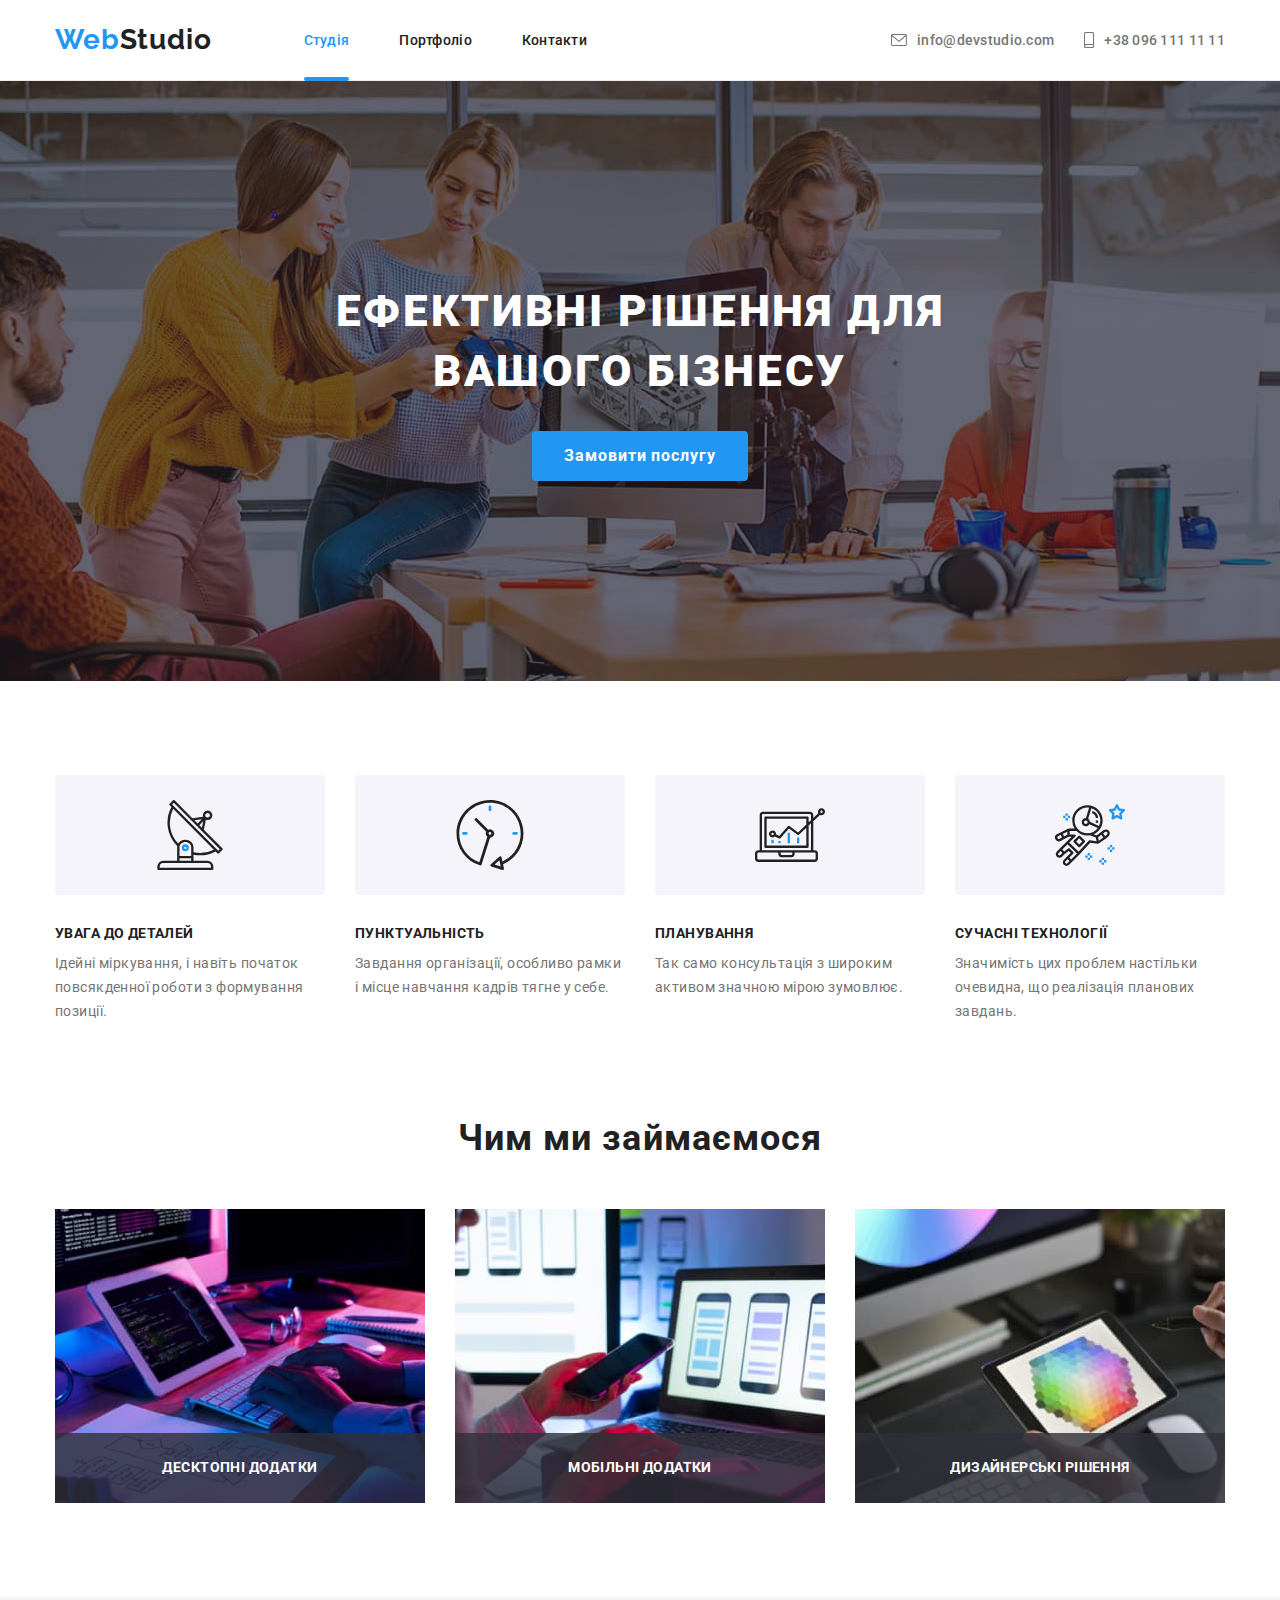
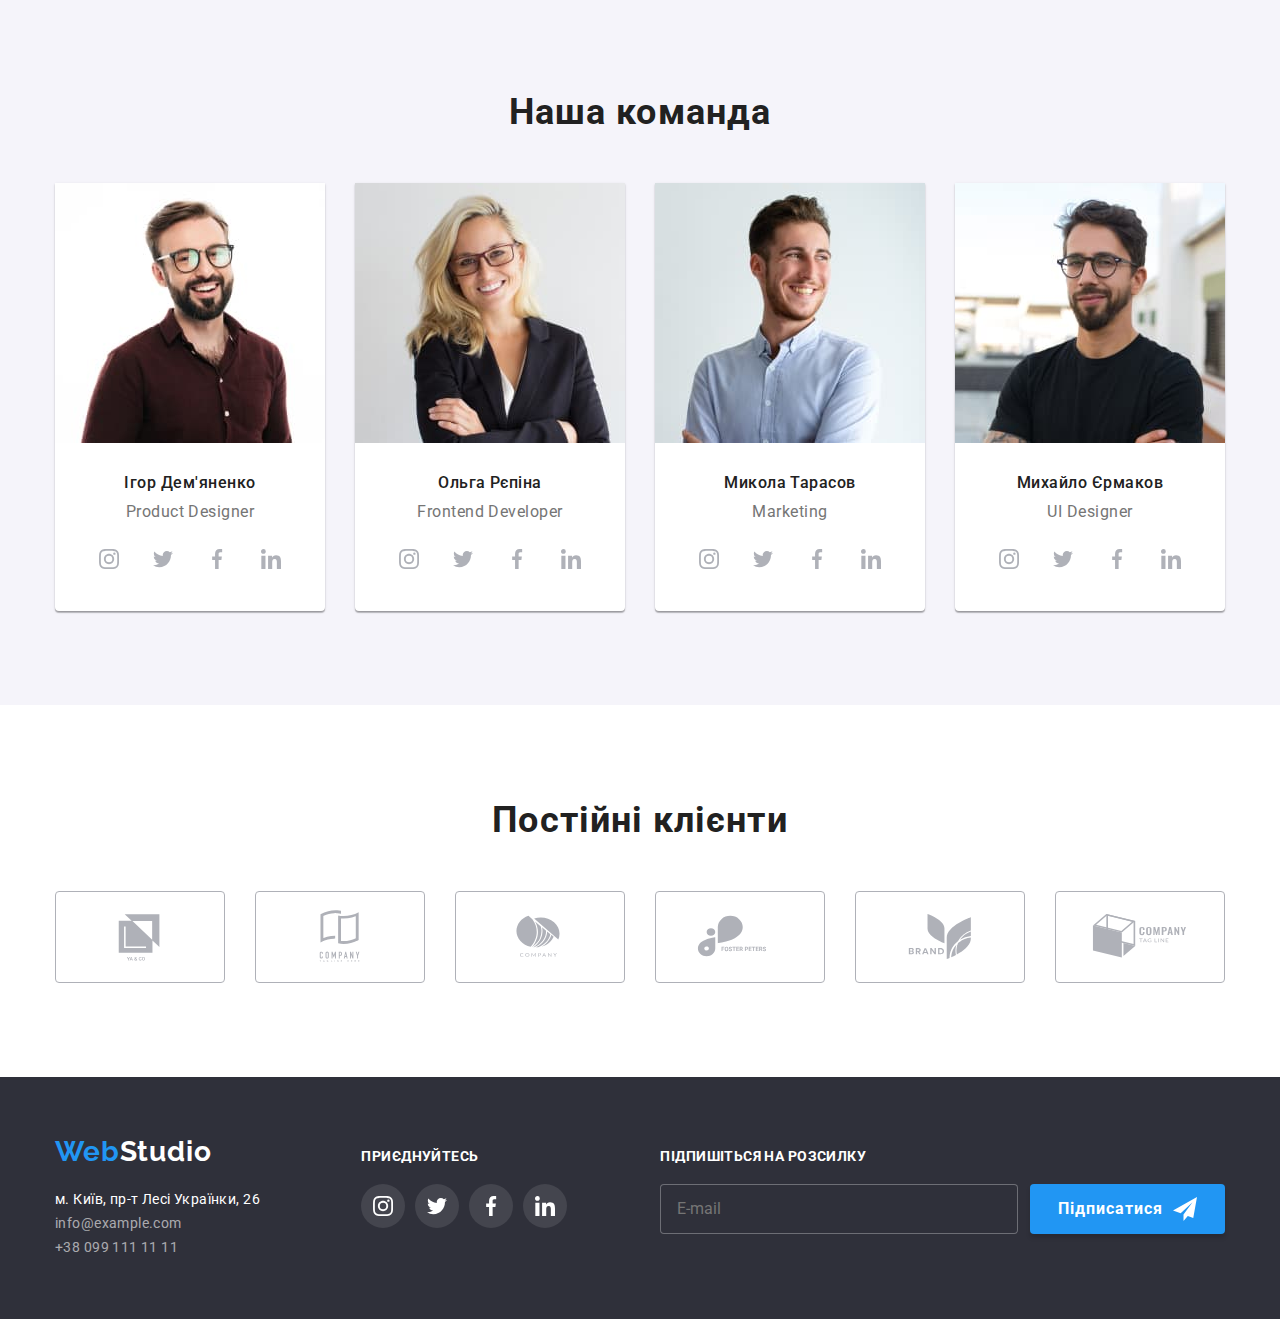
<file: index.html>
<!DOCTYPE html>
<html lang="uk">
  <head>
    <meta charset="UTF-8" />
    <meta http-equiv="X-UA-Compatible" content="IE=edge" />
    <meta name="viewport" content="width=device-width, initial-scale=1.0" />
    <title>HM-01</title>
    <link rel="preconnect" href="https://fonts.googleapis.com" />
    <link rel="preconnect" href="https://fonts.gstatic.com" crossorigin />
    <link
      href="https://fonts.googleapis.com/css2?family=Raleway:wght@700&family=Roboto:wght@400;500;700;900&display=swap"
      rel="stylesheet"
    />
    <link
      rel="stylesheet"
      href="https://cdn.jsdelivr.net/npm/modern-normalize@1.1.0/modern-normalize.min.css"
    />
    <link rel="stylesheet" href="./css/main.min.css" />
  </head>

  <body>
    <!-- header -->
    <header class="page-header">
      <div class="container page-header__container">
        <nav class="page-nav">
          <a class="logo page-header__logo link" href="index.html"
            ><span class="logo__text">Web</span>Studio
          </a>
          <ul class="menu list">
            <li class="menu__item">
              <a class="menu__link link menu__link_current" href="./index.html">Студія</a>
            </li>
            <li class="menu__item">
              <a class="menu__link link" href="./portfolio.html">Портфоліо</a>
            </li>
            <li class="menu__item">
              <a class="menu__link link" href="">Контакти</a>
            </li>
          </ul>
        </nav>
        <ul class="contacts list">
          <li class="contacts__item">
            <a class="contacts__link link" href="mailto:info@devstudio.com">
              <svg class="contacts__icon contacts__icon_mail-size" width="16" height="12">
                <use href="./images/sprite.svg#icon-mail"></use></svg
              >info@devstudio.com</a
            >
          </li>
          <li class="contacts__item">
            <a class="contacts__link link" href="tel:+380961111111">
              <svg class="contacts__icon contacts__icon_phone-size" width="10" height="16">
                <use href="./images/sprite.svg#icon-smartphone"></use></svg
              >+38 096 111 11 11</a
            >
          </li>
        </ul>
        <button type="button" class="mobile-menu-open" data-menu-open>
          <svg class="mobile-menu-open__icon" width="40" height="40">
            <use href="./images/sprite.svg#icon-burger"></use>
          </svg>
        </button>
      </div>
      <div class="mobile-menu" data-menu>
        <div class="container mobile-menu__container">
          <button type="button" class="mobile-menu__close-btn" data-menu-close>
            <svg class="mobile-menu__close-icon" width="40" height="40">
              <use href="./images/sprite.svg#icon-close-button"></use>
            </svg>
          </button>
          <ul class="mobile-nav list">
            <li class="mobile-nav__item">
              <a href="./index.html" class="mobile-nav__link link mobile-nav__link_сurrent">Студія</a>
            </li>
            <li class="mobile-nav__item">
              <a href="./portfolio.html" class="mobile-nav__link link">Портфоліо</a>
            </li>
            <li class="mobile-nav__item">
              <a href="" class="mobile-nav__link link">Контакти</a>
            </li>
          </ul>
          <ul class="mobile-contacts list list">
            <li class="mobile-contacts__item">
              <a
                class="mobile-contacts__link  link mobile-contacts__link_phone-accent"
                href="tel:+380961111111"
                >+380961111111
              </a>
            </li>
            <li class="mobile-contacts__item">
              <a class="mobile-contacts__link link" href="mailto:info@devstudio.com"
                >info@devstudio.com</a
              >
            </li>
          </ul>

          <ul class="mobile-social list">
            <li class="mobile-social__item">
              <a href="" class="mobile-social__link link">Instagram</a>
            </li>
            <li class="mobile-social__item">
              <a href="" class="mobile-social__link link">Twitter</a>
            </li>
            <li class="mobile-social__item">
              <a href="" class="mobile-social__link link">Facebook</a>
            </li>
            <li class="mobile-social__item">
              <a href="" class="mobile-social__link link">LinkedIn</a>
            </li>
          </ul>
        </div>
      </div>
    </header>
    <main>
      <!-- hero -->
      <section class="hero">
      <div class="container">
        <h1 class="hero__title">Ефективні рішення для вашого бізнесу</h1>
        <button class="button" type="button" data-modal-open>Замовити послугу</button>
      </div>
    </section>
      <!-- benefits -->

      <section class="section">
      <div class="container">
        <h2 class="visually-hidden">Наші переваги</h2>
        <ul class="benefits list">
          <li class="benefits__item">
            <div class="benefits__icon-wrapper">
              <svg class="benefits__icon" width="70" height="70">
                <use href="./images/sprite.svg#icon-antenna"></use>
              </svg>
            </div>
            <h3 class="benefits__title">Увага до деталей</h3>
            <p class="benefits__description">
              Ідейні міркування, і навіть початок повсякденної роботи з формування позиції.
            </p>
          </li>
          <li class="benefits__item">
            <div class="benefits__icon-wrapper">
              <svg class="benefits__icon" width="70" height="70">
                <use href="./images/sprite.svg#icon-clock"></use>
              </svg>
            </div>
            <h3 class="benefits__title">Пунктуальність</h3>
            <p class="benefits__description">
              Завдання організації, особливо рамки і місце навчання кадрів тягне у себе.
            </p>
          </li>
          <li class="benefits__item">
            <div class="benefits__icon-wrapper">
              <svg class="benefits__icon" width="70" height="70">
                <use href="./images/sprite.svg#icon-diagram"></use>
              </svg>
            </div>
            <h3 class="benefits__title">Планування</h3>
            <p class="benefits__description">
              Так само консультація з широким активом значною мірою зумовлює.
            </p>
          </li>
          <li class="benefits__item">
            <div class="benefits__icon-wrapper">
              <svg class="benefits__icon" width="70" height="70">
                <use href="./images/sprite.svg#icon-astronaut"></use>
              </svg>
            </div>
            <h3 class="benefits__title">Сучасні технології</h3>
            <p class="benefits__description">
              Значимість цих проблем настільки очевидна, що реалізація планових завдань.
            </p>
          </li>
        </ul>
      </div>
    </section>
      <!-- our work -->
      <section class="section section_nopaddingtop">
      <div class="container">
        <h2 class="section__title">Чим ми займаємося</h2>
        <ul class="works list">
          <li class="works__item">
            <img  srcset="
                      ./images/desktop/our-works/landing@2x.jpg 2x
                    "
            src="./images/desktop/our-works/landing.jpg" width="370" alt="набор кода на клавиатуре" />
            <p class="works__desc">Десктопні додатки</p>
          </li>
          <li class="works__item">
            <img  srcset="
                      ./images/desktop/our-works/adaptation@2x.jpg 2x
                    "
            src="./images/desktop/our-works/adaptation.jpg" width="370" alt="оптимизация мобильной версии сайта" />
            <p class="works__desc">Мобільні додатки</p>
          </li>
          <li class="works__item">
            <img  srcset="
                      ./images/desktop/our-works/design@2x.jpg 2x
                    "
            src="./images/desktop/our-works/design.jpg" width="370" alt="выбор цвета на палитре" />
            <p class="works__desc">Дизайнерські рішення</p>
          </li>
        </ul>
      </div>
    </section>
      <!-- our team -->
      <section class="section section_other-bgc">
      <div class="container">
        <h2 class="section__title">Наша команда</h2>
        <ul class="team-card list">
          <li class="team-card__item">
            <picture>
              <source srcset="
                                    ./images/mobile/team/pr_designer.jpg 1x,
                                    ./images/mobile/team/pr_designer@2x.jpg 2x
                                  " media="(max-width: 767px)" />
              <source srcset="
                                    ./images/desktop/team/pr_designer.jpg 1x,
                                    ./images/desktop/team/pr_designer@2x.jpg 2x
                                  " media="(min-width: 1200px)" />
              <source srcset="
                                    ./images/tablet/team/pr_designer.jpg 1x,
                                    ./images/tablet/team/pr_designer@2x.jpg 2x
                                  " media="(min-width: 768px) " />
              <img src="./images/desktop/team/pr_designer.jpg" alt="дизайнер Ігор Дем'яненко" />
            </picture>
            <div class="team-card__text-wrapper">
              <h3 class="team-card__title">Ігор Дем'яненко</h3>
              <p class="team-card__text" lang="en">Product Designer</p>
              <ul class="social-list list">
                <li class="social-list__item">
                  <a href="" class="social-list__link">
                    <svg class="social-list__icon" width="20" height="20">
                      <use href="./images/sprite.svg#icon-instagram"></use>
                    </svg>
                  </a>
                </li>
                <li class="social-list__item">
                  <a href="" class="social-list__link">
                    <svg class="social-list__icon" width="20" height="20">
                      <use href="./images/sprite.svg#icon-twitter"></use>
                    </svg>
                  </a>
                </li>
                <li class="social-list__item">
                  <a href="" class="social-list__link">
                    <svg class="social-list__icon" width="20" height="20">
                      <use href="./images/sprite.svg#icon-facebook"></use>
                    </svg>
                  </a>
                </li>
                <li class="social-list__item">
                  <a href="" class="social-list__link">
                    <svg class="social-list__icon" width="20" height="20">
                      <use href="./images/sprite.svg#icon-linkedin"></use>
                    </svg>
                  </a>
                </li>
              </ul>
            </div>
          </li>
          <li class="team-card__item">
            <picture>
            <source srcset="
                                                ./images/mobile/team/developer.jpg 1x,
                                                ./images/mobile/team/developer@2x.jpg 2x
                                              " media="(max-width: 767px)" />
            <source srcset="
                                                ./images/desktop/team/developer.jpg 1x,
                                                ./images/desktop/team/developer@2x.jpg 2x
                                              " media="(min-width: 1200px)" />
            <source srcset="
                                                ./images/tablet/team/developer.jpg 1x,
                                                ./images/tablet/team/developer@2x.jpg 2x
                                              " media="(min-width: 768px) " />
            <img src="./images/desktop/team/developer.jpg" alt="розробник Ольга Репіна" />
            </picture>
            <div class="team-card__text-wrapper">
              <h3 class="team-card__title">Ольга Рєпіна</h3>
              <p class="team-card__text" lang="en">Frontend Developer</p>
              <ul class="social-list list">
                <li class="social-list__item">
                  <a href="" class="social-list__link">
                    <svg class="social-list__icon" width="20" height="20">
                      <use href="./images/sprite.svg#icon-instagram"></use>
                    </svg>
                  </a>
                </li>
                <li class="social-list__item">
                  <a href="" class="social-list__link">
                    <svg class="social-list__icon" width="20" height="20">
                      <use href="./images/sprite.svg#icon-twitter"></use>
                    </svg>
                  </a>
                </li>
                <li class="social-list__item">
                  <a href="" class="social-list__link">
                    <svg class="social-list__icon" width="20" height="20">
                      <use href="./images/sprite.svg#icon-facebook"></use>
                    </svg>
                  </a>
                </li>
                <li class="social-list__item">
                  <a href="" class="social-list__link">
                    <svg class="social-list__icon" width="20" height="20">
                      <use href="./images/sprite.svg#icon-linkedin"></use>
                    </svg>
                  </a>
                </li>
              </ul>
            </div>
          </li>
          <li class="team-card__item">
            <picture>
            <source srcset="
                                                ./images/mobile/team/marketing.jpg 1x,
                                                ./images/mobile/team/marketing@2x.jpg 2x
                                              " media="(max-width: 767px)" />
            <source srcset="
                                                ./images/desktop/team/marketing.jpg 1x,
                                                ./images/desktop/team/marketing@2x.jpg 2x
                                              " media="(min-width: 1200px)" />
            <source srcset="
                                                ./images/tablet/team/marketing.jpg 1x,
                                                ./images/tablet/team/marketing@2x.jpg 2x
                                              " media="(min-width: 768px) " />
            <img src="./images/desktop/team/marketing.jpg" alt="маркетолог Микола Тарасов" />
            </picture>
            <div class="team-card__text-wrapper">
              <h3 class="team-card__title">Микола Тарасов</h3>
              <p class="team-card__text" lang="en">Marketing</p>
              <ul class="social-list list">
                <li class="social-list__item">
                  <a href="" class="social-list__link">
                    <svg class="social-list__icon" width="20" height="20">
                      <use href="./images/sprite.svg#icon-instagram"></use>
                    </svg>
                  </a>
                </li>
                <li class="social-list__item">
                  <a href="" class="social-list__link">
                    <svg class="social-list__icon" width="20" height="20">
                      <use href="./images/sprite.svg#icon-twitter"></use>
                    </svg>
                  </a>
                </li>
                <li class="social-list__item">
                  <a href="" class="social-list__link">
                    <svg class="social-list__icon" width="20" height="20">
                      <use href="./images/sprite.svg#icon-facebook"></use>
                    </svg>
                  </a>
                </li>
                <li class="social-list__item">
                  <a href="" class="social-list__link">
                    <svg class="social-list__icon" width="20" height="20">
                      <use href="./images/sprite.svg#icon-linkedin"></use>
                    </svg>
                  </a> 
                </li>
              </ul>
            </div>
          </li>
          <li class="team-card__item">
            <picture>
              <source srcset="
                                                ./images/mobile/team/ui_designer.jpg 1x,
                                                ./images/mobile/team/ui_designer@2x.jpg 2x
                                              " media="(max-width: 767px)" />
              <source srcset="
                                                ./images/desktop/team/ui_designer.jpg 1x,
                                                ./images/desktop/team/ui_designer@2x.jpg 2x
                                              " media="(min-width: 1200px)" />
              <source srcset="
                                                ./images/tablet/team/ui_designer.jpg 1x,
                                                ./images/tablet/team/ui_designer@2x.jpg 2x
                                              " media="(min-width: 768px) " />
              <img src="./images/desktop/team/ui_designer.jpg" alt="дизайнер интерфейса Михайло Єрмаков" />
            </picture>
            <div class="team-card__text-wrapper">
              <h3 class="team-card__title">Михайло Єрмаков</h3>
              <p class="team-card__text" lang="en">UI Designer</p>
              <ul class="social-list list">
                <li class="social-list__item">
                  <a href="" class="social-list__link">
                    <svg class="social-list__icon" width="20" height="20">
                      <use href="./images/sprite.svg#icon-instagram"></use>
                    </svg>
                  </a>
                </li>
                <li class="social-list__item">
                  <a href="" class="social-list__link">
                    <svg class="social-list__icon" width="20" height="20">
                      <use href="./images/sprite.svg#icon-twitter"></use>
                    </svg>
                  </a>
                </li>
                <li class="social-list__item">
                  <a href="" class="social-list__link">
                    <svg class="social-list__icon" width="20" height="20">
                      <use href="./images/sprite.svg#icon-facebook"></use>
                    </svg>
                  </a>
                </li>
                <li class="social-list__item">
                  <a href="" class="social-list__link">
                    <svg class="social-list__icon" width="20" height="20">
                      <use href="./images/sprite.svg#icon-linkedin"></use>
                    </svg>
                  </a>
                </li>
              </ul>
            </div>
          </li>
        </ul>
      </div>
    </section>
      <!-- Clients -->
      <section class="section">
      <div class="container">
        <h2 class="section__title">Постійні клієнти</h2>
        <ul class="clients list">
          <li class="clients__item">
            <a href="" class="clients__link link">
              <svg class="clients__icon" width="106" height="60">
                <use href="./images/sprite.svg#icon-Logo-client-ya"></use>
              </svg>
            </a>
          </li>
          <li class="clients__item">
            <a href="" class="clients__link link">
              <svg class="clients__icon">
                <use href="./images/sprite.svg#icon-Logo-client-tagline"></use>
              </svg>
            </a>
          </li>
          <li class="clients__item">
            <a href="" class="clients__link link">
              <svg class="clients__icon">
                <use href="./images/sprite.svg#icon-Logo-client-company"></use>
              </svg>
            </a>
          </li>
          <li class="clients__item">
            <a href="" class="clients__link link">
              <svg class="clients__icon">
                <use href="./images/sprite.svg#icon-Logo-client-foster"></use>
              </svg>
            </a>
          </li>
          <li class="clients__item">
            <a href="" class="clients__link link">
              <svg class="clients__icon">
                <use href="./images/sprite.svg#icon-Logo-client-brand"></use>
              </svg>
            </a>
          </li>
          <li class="clients__item">
            <a href="" class="clients__link link">
              <svg class="clients__icon">
                <use href="./images/sprite.svg#icon-Logo-client-tag"></use>
              </svg>
            </a>
          </li>
        </ul>
      </div>
    </section>
    </main>
    <!-- footer -->
    <footer class="footer">
    <div class="container contact-wrapper">
      <div class="adress-wrapper">
        <a class="logo logo__footer link" href="./index.html"><span class="logo__text">Web</span>Studio
        </a>
        <address class="address">
          <ul class="contact list">
            <li class="contact__item">
              <a class="contact__link contact__link_color-light link" href="https://goo.gl/maps/E31LjMS4C6WuwfjZA"
                target="_blank" rel="noopener nofollow noreferrer">м. Київ, пр-т Лесі Українки, 26</a>
            </li>
            <li class="contact__item">
              <a class="contact__link link" href="mailto:info@example.com">info@example.com</a>
            </li>
            <li class="contact__item">
              <a class="contact__link link" href="tel:+380991111111">+38 099 111 11 11</a>
            </li>
          </ul>
        </address>
      </div>
      <div class="contact-social-wrapper">
        <p class="contact-social-title">приєднуйтесь</p>
        <ul class="social-list list">
          <li class="social-list__item">
            <a href="" class="social-list__link social-list__link_color-light">
              <svg class="social-list__icon" width="20" height="20">
                <use href="./images/sprite.svg#icon-instagram"></use>
              </svg>
            </a>
          </li>
          <li class="social-list__item">
            <a href="" class="social-list__link social-list__link_color-light">
              <svg class="social-list__icon" width="20" height="20">
                <use href="./images/sprite.svg#icon-twitter"></use>
              </svg>
            </a>
          </li>
          <li class="social-list__item">
            <a href="" class="social-list__link social-list__link_color-light">
              <svg class="social-list__icon" width="20" height="20">
                <use href="./images/sprite.svg#icon-facebook"></use>
              </svg>
            </a>
          </li>
          <li class="social-list__item">
            <a href="" class="social-list__link social-list__link_color-light">
              <svg class="social-list__icon" width="20" height="20">
                <use href="./images/sprite.svg#icon-linkedin"></use>
              </svg>
            </a>
          </li>
        </ul>
      </div>
      <div class="subscription">
        <p class="subscription__desc">Підпишіться на розсилку</p>
        <form class="subscription__form">
          <label class="subscription__label">
            <input type="email" name="user-mail-subs" class="subscription__input" required placeholder="E-mail" />
          </label>
          <button type="submit" class="subscription__btn">
            Підписатися
            <svg class="subscription__btn-icon" width="24" height="24">
              <use href="./images/sprite.svg#icon-mail-tg"></use>
            </svg>
          </button>
        </form>
      </div>
    </div>
  </footer>
    <!-- modal window -->
    <div class="backdrop is-hidden" data-modal>
    <div class="modal">
      <button type="button" class="close-button" data-modal-close>
        <svg class="close-button__icon" width="18" height="18">
          <use href="./images/sprite.svg#icon-close-button"></use>
        </svg>
      </button>
      <form class="modal-form">
        <p class="modal-form__desc">Залиште свої дані, ми вам передзвонимо</p>
        <label class="modal-form__field">
          <span class="modal-form__input-desc">Ім'я</span>
          <span class="modal-form__input-wrapper">
            <input type="text" name="user-name" class="modal-form__input" required pattern="[а-zA-Zа-яА-ЯіІїЇ]+"
              minlength="2" />
            <svg class="icon-input" width="18" height="18">
              <use href="./images/sprite.svg#icon-user-name"></use>
            </svg>
          </span>
        </label>
        <label class="modal-form__field">
          <span class="modal-form__input-desc">Телефон</span>
          <span class="modal-form__input-wrapper">
            <input type="tel" name="user-tel" class="modal-form__input" required
              pattern="[0-9]{3}-[0-9]{3}-[0-9]{2}-[0-9]{2}" title="xxx-xxx-xx-xx" />
            <svg class="icon-input" width="18" height="18">
              <use href="./images/sprite.svg#icon-phone"></use>
            </svg>
          </span>
        </label>
        <label class="modal-form__field">
          <span class="modal-form__input-desc">Пошта</span>
          <span class="modal-form__input-wrapper">
            <input type="email" name="user-mail" class="modal-form__input" required />
            <svg class="icon-input" width="18" height="18">
              <use href="./images/sprite.svg#icon-email"></use>
            </svg>
          </span>
        </label>
        <label class="modal-form__field-message">
          <span class="modal-form__input-desc">Коментар</span>
          <textarea name="user-massage" class="modal-form__message" placeholder="Введіть текст"></textarea>
        </label>
        <label class="modal-form__checkbox">
          <input type="checkbox" class="modal-form__check" name="user-policy" />
          <span class="modal-form__check-icon">
            <svg class="icon-input-check" width="16" height="15">
              <use href="./images/sprite.svg#icon-icon-check-ds"></use>
            </svg> </span>
            <span class="modal-form__check-text">Погоджуюся з розсилкою та приймаю &nbsp;
          <a class="form-link-policy" href=""> Умови договору</a></span>
        </label>

        <button type="submit" class="modal-form-button">Відправити</button>
      </form>
    </div>
  </div>
    <script src="./js/mobile-menu.js"></script>
    <script src="./js/modal.js"></script>
  </body>
</html>
</file>
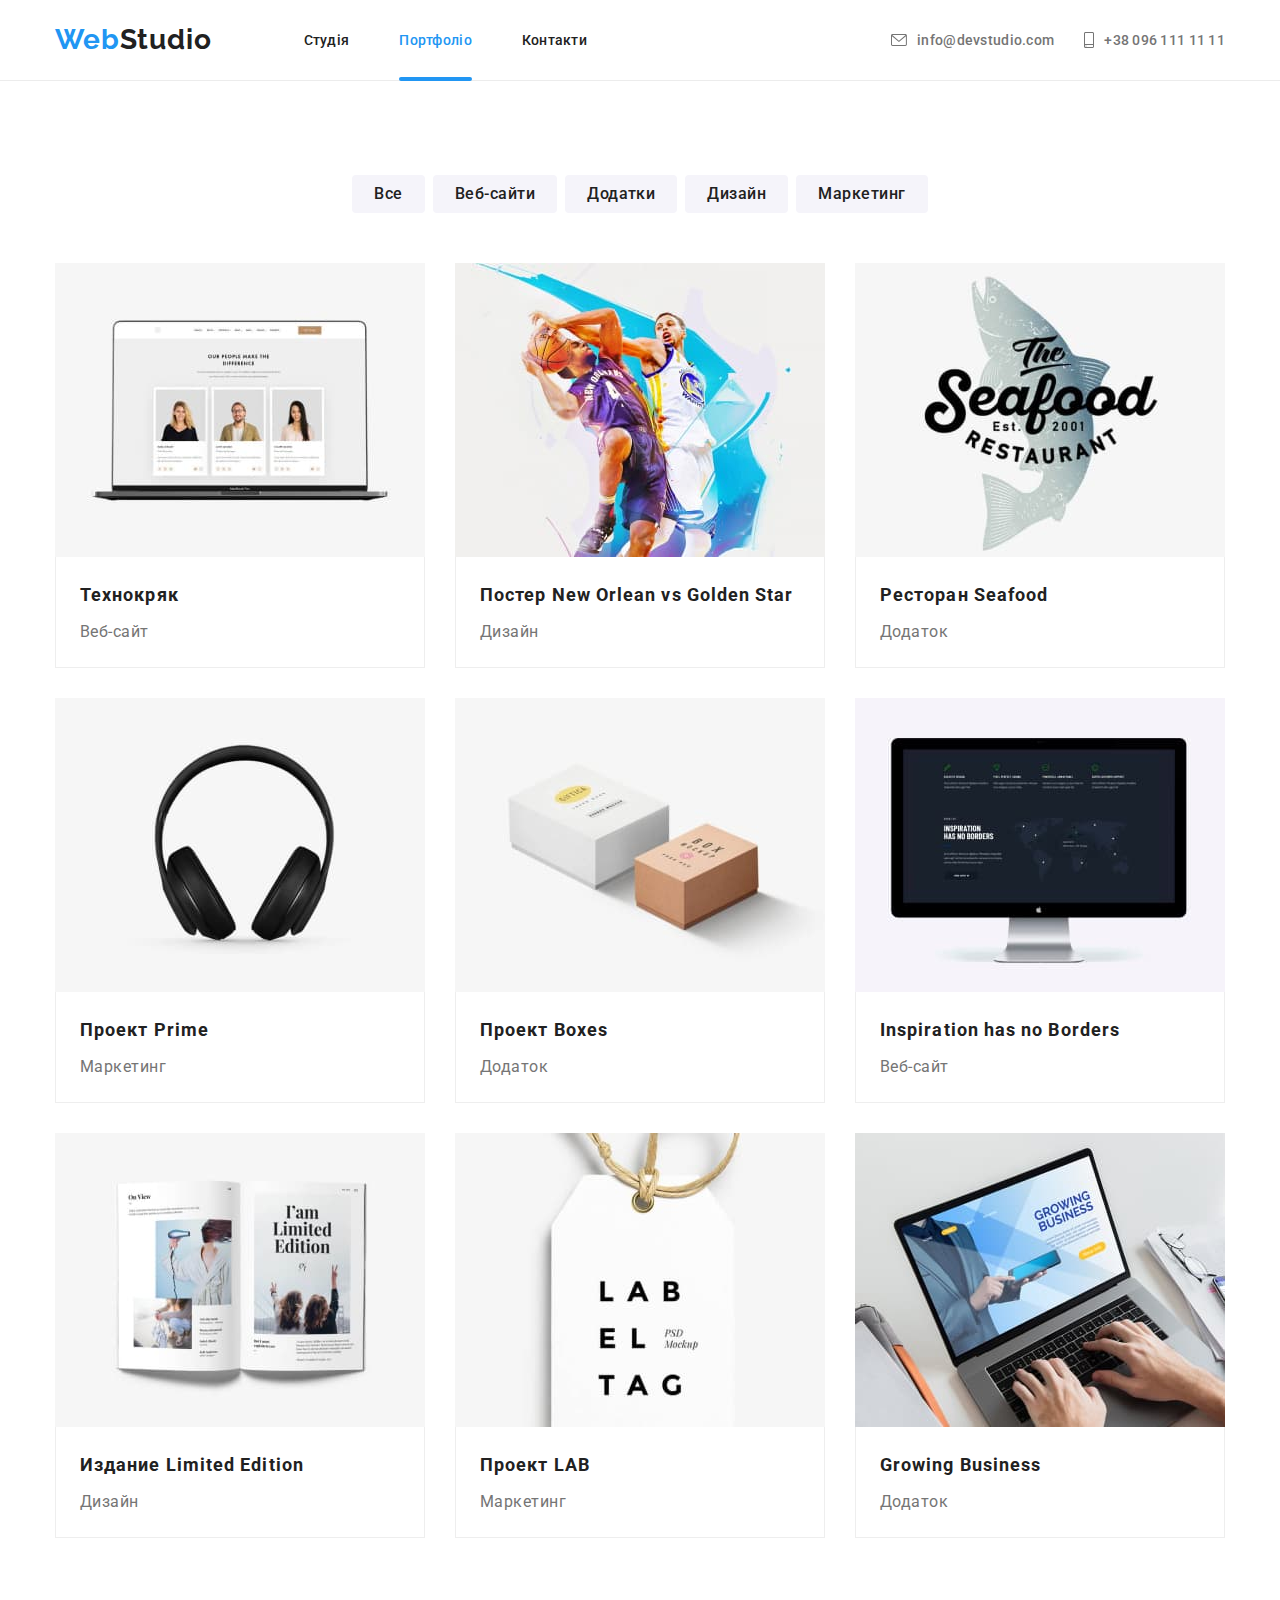
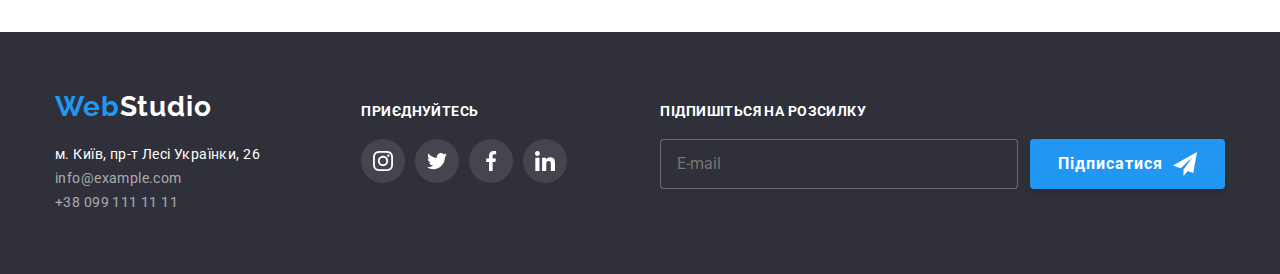
<file: portfolio.html>
<!DOCTYPE html>
<html lang="uk">
  <head>
    <meta charset="UTF-8" />
    <meta http-equiv="X-UA-Compatible" content="IE=edge" />
    <meta name="viewport" content="width=device-width, initial-scale=1.0" />
    <title>Portfolio</title>
    <link rel="preconnect" href="https://fonts.googleapis.com" />
    <link rel="preconnect" href="https://fonts.gstatic.com" crossorigin />
    <link
      href="https://fonts.googleapis.com/css2?family=Raleway:wght@700&family=Roboto:wght@400;500;700;900&display=swap"
      rel="stylesheet"
    />
    <link
      rel="stylesheet"
      href="https://cdn.jsdelivr.net/npm/modern-normalize@1.1.0/modern-normalize.min.css"
    />
    <link rel="stylesheet" href="./css/main.min.css" />
  </head>

  <body>
    <!-- header -->
    <header class="page-header">
      <div class="container page-header__container">
        <nav class="page-nav">
          <a class="logo page-header__logo link" href="index.html"
            ><span class="logo__text">Web</span>Studio
          </a>
          <ul class="menu list">
            <li class="menu__item">
              <a class="menu__link link" href="./index.html">Студія</a>
            </li>
            <li class="menu__item">
              <a class="menu__link link menu__link_current" href="./portfolio.html">Портфоліо</a>
            </li>
            <li class="menu__item">
              <a class="menu__link link" href="">Контакти</a>
            </li>
          </ul>
        </nav>
        <ul class="contacts list">
          <li class="contacts__item">
            <a class="contacts__link link" href="mailto:info@devstudio.com">
              <svg class="contacts__icon contacts__icon_mail-size" width="16" height="12">
                <use href="./images/sprite.svg#icon-mail"></use></svg
              >info@devstudio.com</a
            >
          </li>
          <li class="contacts__item">
            <a class="contacts__link link" href="tel:+380961111111">
              <svg class="contacts__icon contacts__icon_phone-size" width="10" height="16">
                <use href="./images/sprite.svg#icon-smartphone"></use></svg
              >+38 096 111 11 11</a
            >
          </li>
        </ul>
        <button type="button" class="mobile-menu-open" data-menu-open>
          <svg class="mobile-menu-open__icon" width="40" height="40">
            <use href="./images/sprite.svg#icon-burger"></use>
          </svg>
        </button>
      </div>
      <div class="mobile-menu" data-menu>
        <div class="container mobile-menu__container">
          <button type="button" class="mobile-menu__close-btn" data-menu-close>
            <svg class="mobile-menu__close-icon" width="40" height="40">
              <use href="./images/sprite.svg#icon-close-button"></use>
            </svg>
          </button>
          <ul class="mobile-nav list">
            <li class="mobile-nav__item">
              <a href="./index.html" class="mobile-nav__link link">Студія</a>
            </li>
            <li class="mobile-nav__item">
              <a href="./portfolio.html" class="mobile-nav__link link mobile-nav__link_сurrent"
                >Портфоліо</a
              >
            </li>
            <li class="mobile-nav__item">
              <a href="" class="mobile-nav__link link">Контакти</a>
            </li>
          </ul>
          <ul class="mobile-contacts list list">
            <li class="mobile-contacts__item">
              <a
                class="mobile-contacts__link link mobile-contacts__link_phone-accent"
                href="tel:+380961111111"
                >+380961111111
              </a>
            </li>
            <li class="mobile-contacts__item">
              <a class="mobile-contacts__link link" href="mailto:info@devstudio.com"
                >info@devstudio.com</a
              >
            </li>
          </ul>

          <ul class="mobile-social list">
            <li class="mobile-social__item">
              <a href="" class="mobile-social__link link">Instagram</a>
            </li>
            <li class="mobile-social__item">
              <a href="" class="mobile-social__link link">Twitter</a>
            </li>
            <li class="mobile-social__item">
              <a href="" class="mobile-social__link link">Facebook</a>
            </li>
            <li class="mobile-social__item">
              <a href="" class="mobile-social__link link">LinkedIn</a>
            </li>
          </ul>
        </div>
      </div>
    </header>
    <main>
      <!-- hero -->
      <section class="section portfolio">
        <div class="container">
          <!-- Приховати заголок! -->
          <h1 class="visually-hidden">Наші роботи</h1>
          <ul class="portfolio-filter list">
            <li class="portfolio-filter__item">
              <button class="portfolio-filter__button" type="button">Все</button>
            </li>
            <li class="portfolio-filter__item">
              <button class="portfolio-filter__button" type="button">Веб-сайти</button>
            </li>
            <li class="portfolio-filter__item">
              <button class="portfolio-filter__button" type="button">Додатки</button>
            </li>
            <li class="portfolio-filter__item">
              <button class="portfolio-filter__button" type="button">Дизайн</button>
            </li>
            <li class="portfolio-filter__item">
              <button class="portfolio-filter__button" type="button">Маркетинг</button>
            </li>
          </ul>
          <ul class="portfolio-card list">
            <li class="portfolio-card__item">
              <a class="portfolio-card__link link" href="">
                <div class="portfolio-card__overlay-wrapper">
                  <picture>
                    <source
                      srcset="
                        ./images/portfolio/mobile/tehnokrjak.jpg    1x,
                        ./images/portfolio/mobile/tehnokrjak@2x.jpg 2x
                      "
                      media="(max-width: 767px)"
                    />
                    <source
                      srcset="
                        ./images/portfolio/desktop/tehnokrjak.jpg    1x,
                        ./images/portfolio/desktop/tehnokrjak@2x.jpg 2x
                      "
                      media="(min-width: 1200px)"
                    />
                    <source
                      srcset="
                        ./images/portfolio/tablet/tehnokrjak.jpg    1x,
                        ./images/portfolio/tablet/tehnokrjak@2x.jpg 2x
                      "
                      media="(min-width: 768px) "
                    />
                    <img
                      src="./images/portfolio/desktop/tehnokrjak.jpg"
                      alt="пример страницы сайта на екране ноутбука"
                    />
                  </picture>
                  <p class="portfolio-card__text-overlay">
                    Ресурс пропонує комплексні пропозиції з різним рівнем функціоналу та сервісів.
                    Все це дозволить відвідувачу отримати вичерпні відомості про компанію чи
                    приватну особу.
                  </p>
                </div>

                <div class="portfolio-card__text-wrapper">
                  <h2 class="portfolio-card__title">Технокряк</h2>
                  <p class="portfolio-card__description">Веб-сайт</p>
                </div>
              </a>
            </li>
            <li class="portfolio-card__item">
              <a class="portfolio-card__link link" href="">
                <div class="portfolio-card__overlay-wrapper">
                  <picture>
                    <source
                      srcset="
                        ./images/portfolio/mobile/poster_neworlean.jpg    1x,
                        ./images/portfolio/mobile/poster_neworlean@2x.jpg 2x
                      "
                      media="(max-width: 767px)"
                    />
                    <source
                      srcset="
                        ./images/portfolio/desktop/poster_neworlean.jpg    1x,
                        ./images/portfolio/desktop/poster_neworlean@2x.jpg 2x
                      "
                      media="(min-width: 1200px)"
                    />
                    <source
                      srcset="
                        ./images/portfolio/tablet/poster_neworlean.jpg    1x,
                        ./images/portfolio/tablet/poster_neworlean@2x.jpg 2x
                      "
                      media="(min-width: 768px) "
                    />
                    <img
                      src="./images/portfolio/desktop/poster_neworlean.jpg"
                      alt="два баскетболиста в борьбе за мяч"
                    />
                  </picture>
                  <p class="portfolio-card__text-overlay">
                    Ресурс пропонує комплексні пропозиції з різним рівнем функціоналу та сервісів.
                    Все це дозволить відвідувачу отримати вичерпні відомості про компанію чи
                    приватну особу.
                  </p>
                </div>
                <div class="portfolio-card__text-wrapper">
                  <h2 class="portfolio-card__title">Постер New Orlean vs Golden Star</h2>
                  <p class="portfolio-card__description">Дизайн</p>
                </div>
              </a>
            </li>
            <li class="portfolio-card__item">
              <a class="portfolio-card__link link" href="">
                <div class="portfolio-card__overlay-wrapper">
                  <picture>
                    <source
                      srcset="
                        ./images/portfolio/mobile/restaurant.jpg    1x,
                        ./images/portfolio/mobile/restaurant@2x.jpg 2x
                      "
                      media="(max-width: 767px)"
                    />
                    <source
                      srcset="
                        ./images/portfolio/desktop/restaurant.jpg    1x,
                        ./images/portfolio/desktop/restaurant@2x.jpg 2x
                      "
                      media="(min-width: 1200px)"
                    />
                    <source
                      srcset="
                        ./images/portfolio/tablet/restaurant.jpg    1x,
                        ./images/portfolio/tablet/restaurant@2x.jpg 2x
                      "
                      media="(min-width: 768px) "
                    />
                    <img
                      src="./images/portfolio/desktop/restaurant.jpg"
                      alt="эмблема ресторана с рыбой и названием"
                    />
                  </picture>
                  <p class="portfolio-card__text-overlay">
                    Ресурс пропонує комплексні пропозиції з різним рівнем функціоналу та сервісів.
                    Все це дозволить відвідувачу отримати вичерпні відомості про компанію чи
                    приватну особу.
                  </p>
                </div>
                <div class="portfolio-card__text-wrapper">
                  <h2 class="portfolio-card__title">Ресторан Seafood</h2>
                  <p class="portfolio-card__description">Додаток</p>
                </div>
              </a>
            </li>
            <li class="portfolio-card__item">
              <a class="portfolio-card__link link" href="">
                <div class="portfolio-card__overlay-wrapper">
                                    <picture>
                                      <source srcset="
                                                            ./images/portfolio/mobile/headphones.jpg    1x,
                                                            ./images/portfolio/mobile/headphones@2x.jpg 2x
                                                          " media="(max-width: 767px)" />
                                      <source srcset="
                                                            ./images/portfolio/desktop/headphones.jpg    1x,
                                                            ./images/portfolio/desktop/headphones@2x.jpg 2x
                                                          " media="(min-width: 1200px)" />
                                      <source srcset="
                                                            ./images/portfolio/tablet/headphones.jpg    1x,
                                                            ./images/portfolio/tablet/headphones@2x.jpg 2x
                                                          " media="(min-width: 768px) " />
                                      <img src="./images/portfolio/desktop/headphones.jpg" alt="большие черные наушники" />
                                    </picture>
                  <p class="portfolio-card__text-overlay">
                    Ресурс пропонує комплексні пропозиції з різним рівнем функціоналу та сервісів.
                    Все це дозволить відвідувачу отримати вичерпні відомості про компанію чи
                    приватну особу.
                  </p>
                </div>
                <div class="portfolio-card__text-wrapper">
                  <h2 class="portfolio-card__title">Проект Prime</h2>
                  <p class="portfolio-card__description">Маркетинг</p>
                </div>
              </a>
            </li>
            <li class="portfolio-card__item">
              <a class="portfolio-card__link link" href="">
                <div class="portfolio-card__overlay-wrapper">
                  <picture>
                    <source srcset="
                                          ./images/portfolio/mobile/boxes.jpg    1x,
                                          ./images/portfolio/mobile/boxes@2x.jpg 2x
                                        " media="(max-width: 767px)" />
                    <source srcset="
                                          ./images/portfolio/desktop/boxes.jpg    1x,
                                          ./images/portfolio/desktop/boxes@2x.jpg 2x
                                        " media="(min-width: 1200px)" />
                    <source srcset="
                                          ./images/portfolio/tablet/boxes.jpg    1x,
                                          ./images/portfolio/tablet/boxes@2x.jpg 2x
                                        " media="(min-width: 768px) " />
                    <img src="./images/portfolio/desktop/boxes.jpg" alt="белая и бежевая коробки" />
                  </picture>
                  <p class="portfolio-card__text-overlay">
                    Ресурс пропонує комплексні пропозиції з різним рівнем функціоналу та сервісів.
                    Все це дозволить відвідувачу отримати вичерпні відомості про компанію чи
                    приватну особу.
                  </p>
                </div>
                <div class="portfolio-card__text-wrapper">
                  <h2 class="portfolio-card__title">Проект Boxes</h2>
                  <p class="portfolio-card__description">Додаток</p>
                </div>
              </a>
            </li>
            <li class="portfolio-card__item">
              <a class="portfolio-card__link link" href="">
                <div class="portfolio-card__overlay-wrapper">
                  <picture>
                    <source srcset="
                                          ./images/portfolio/mobile/site_inspiration.jpg    1x,
                                          ./images/portfolio/mobile/site_inspiration@2x.jpg 2x
                                        " media="(max-width: 767px)" />
                    <source srcset="
                                          ./images/portfolio/desktop/site_inspiration.jpg    1x,
                                          ./images/portfolio/desktop/site_inspiration@2x.jpg 2x
                                        " media="(min-width: 1200px)" />
                    <source srcset="
                                          ./images/portfolio/tablet/site_inspiration.jpg    1x,
                                          ./images/portfolio/tablet/site_inspiration@2x.jpg 2x
                                        " media="(min-width: 768px) " />
                    <img src="./images/portfolio/desktop/site_inspiration.jpg" alt="чорная карта мира на екране монитора" />
                  </picture>
                  <p class="portfolio-card__text-overlay">
                    Ресурс пропонує комплексні пропозиції з різним рівнем функціоналу та сервісів.
                    Все це дозволить відвідувачу отримати вичерпні відомості про компанію чи
                    приватну особу.
                  </p>
                </div>
                <div class="portfolio-card__text-wrapper">
                  <h2 class="portfolio-card__title">Inspiration has no Borders</h2>
                  <p class="portfolio-card__description">Веб-сайт</p>
                </div>
              </a>
            </li>
            <li class="portfolio-card__item">
              <a class="portfolio-card__link link" href="">
                <div class="portfolio-card__overlay-wrapper">
                  <picture>
                    <source srcset="
                                                            ./images/portfolio/mobile/limited_edition.jpg    1x,
                                                            ./images/portfolio/mobile/limited_edition@2x.jpg 2x
                                                          " media="(max-width: 767px)" />
                    <source srcset="
                                                            ./images/portfolio/desktop/limited_edition.jpg    1x,
                                                            ./images/portfolio/desktop/limited_edition@2x.jpg 2x
                                                          " media="(min-width: 1200px)" />
                    <source srcset="
                                                            ./images/portfolio/tablet/limited_edition.jpg    1x,
                                                            ./images/portfolio/tablet/limited_edition@2x.jpg 2x
                                                          " media="(min-width: 768px) " />
                    <img src="./images/portfolio/desktop/limited_edition.jpg" alt="пример дизайна разворот журнала с женщиной с феном" />
                  </picture>
                  <p class="portfolio-card__text-overlay">
                    Ресурс пропонує комплексні пропозиції з різним рівнем функціоналу та сервісів.
                    Все це дозволить відвідувачу отримати вичерпні відомості про компанію чи
                    приватну особу.
                  </p>
                </div>
                <div class="portfolio-card__text-wrapper">
                  <h2 class="portfolio-card__title">Издание Limited Edition</h2>
                  <p class="portfolio-card__description">Дизайн</p>
                </div>
              </a>
            </li>
            <li class="portfolio-card__item">
              <a class="portfolio-card__link link" href="">
                <div class="portfolio-card__overlay-wrapper">
                  <picture>
                    <source srcset="
                                                                              ./images/portfolio/mobile/proect_lab.jpg    1x,
                                                                              ./images/portfolio/mobile/proect_lab@2x.jpg 2x
                                                                            " media="(max-width: 767px)" />
                    <source srcset="
                                                                              ./images/portfolio/desktop/proect_lab.jpg    1x,
                                                                              ./images/portfolio/desktop/proect_lab@2x.jpg 2x
                                                                            " media="(min-width: 1200px)" />
                    <source srcset="
                                                                              ./images/portfolio/tablet/proect_lab.jpg    1x,
                                                                              ./images/portfolio/tablet/proect_lab@2x.jpg 2x
                                                                            " media="(min-width: 768px) " />
                    <img src="./images/portfolio/desktop/proect_lab.jpg" alt="белая бирка с надписью" />
                  </picture>
                  <p class="portfolio-card__text-overlay">
                    Ресурс пропонує комплексні пропозиції з різним рівнем функціоналу та сервісів.
                    Все це дозволить відвідувачу отримати вичерпні відомості про компанію чи
                    приватну особу.
                  </p>
                </div>
                <div class="portfolio-card__text-wrapper">
                  <h2 class="portfolio-card__title">Проект LAB</h2>
                  <p class="portfolio-card__description">Маркетинг</p>
                </div>
              </a>
            </li>
            <li class="portfolio-card__item">
              <a class="portfolio-card__link link" href="">
                <div class="portfolio-card__overlay-wrapper">
                  <picture>
                    <source srcset="
                                                                                                ./images/portfolio/mobile/growing.jpg    1x,
                                                                                                ./images/portfolio/mobile/growing@2x.jpg 2x
                                                                                              " media="(max-width: 767px)" />
                    <source srcset="
                                                                                                ./images/portfolio/desktop/growing.jpg    1x,
                                                                                                ./images/portfolio/desktop/growing@2x.jpg 2x
                                                                                              " media="(min-width: 1200px)" />
                    <source srcset="
                                                                                                ./images/portfolio/tablet/growing.jpg    1x,
                                                                                                ./images/portfolio/tablet/growing@2x.jpg 2x
                                                                                              " media="(min-width: 768px) " />
                    <img src="./images/portfolio/desktop/growing.jpg" alt="человек пользуется приложением на ноутбуке" />
                  </picture>
                  <p class="portfolio-card__text-overlay">
                    Ресурс пропонує комплексні пропозиції з різним рівнем функціоналу та сервісів.
                    Все це дозволить відвідувачу отримати вичерпні відомості про компанію чи
                    приватну особу.
                  </p>
                </div>
                <div class="portfolio-card__text-wrapper">
                  <h2 class="portfolio-card__title">Growing Business</h2>
                  <p class="portfolio-card__description">Додаток</p>
                </div>
              </a>
            </li>
          </ul>
        </div>
      </section>
    </main>
    <!-- footer -->
    <footer class="footer">
      <div class="container contact-wrapper">
        <div class="adress-wrapper">
          <a class="logo logo__footer link" href="./index.html"
            ><span class="logo__text">Web</span>Studio
          </a>
          <address class="address">
            <ul class="contact list">
              <li class="contact__item">
                <a
                  class="contact__link contact__link_color-light link"
                  href="https://goo.gl/maps/E31LjMS4C6WuwfjZA"
                  target="_blank"
                  rel="noopener nofollow noreferrer"
                  >м. Київ, пр-т Лесі Українки, 26</a
                >
              </li>
              <li class="contact__item">
                <a class="contact__link link" href="mailto:info@example.com">info@example.com</a>
              </li>
              <li class="contact__item">
                <a class="contact__link link" href="tel:+380991111111">+38 099 111 11 11</a>
              </li>
            </ul>
          </address>
        </div>
        <div class="contact-social-wrapper">
          <p class="contact-social-title">приєднуйтесь</p>
          <ul class="social-list list">
            <li class="social-list__item">
              <a href="" class="social-list__link social-list__link_color-light">
                <svg class="social-list__icon" width="20" height="20">
                  <use href="./images/sprite.svg#icon-instagram"></use>
                </svg>
              </a>
            </li>
            <li class="social-list__item">
              <a href="" class="social-list__link social-list__link_color-light">
                <svg class="social-list__icon" width="20" height="20">
                  <use href="./images/sprite.svg#icon-twitter"></use>
                </svg>
              </a>
            </li>
            <li class="social-list__item">
              <a href="" class="social-list__link social-list__link_color-light">
                <svg class="social-list__icon" width="20" height="20">
                  <use href="./images/sprite.svg#icon-facebook"></use>
                </svg>
              </a>
            </li>
            <li class="social-list__item">
              <a href="" class="social-list__link social-list__link_color-light">
                <svg class="social-list__icon" width="20" height="20">
                  <use href="./images/sprite.svg#icon-linkedin"></use>
                </svg>
              </a>
            </li>
          </ul>
        </div>
        <div class="subscription">
          <p class="subscription__desc">Підпишіться на розсилку</p>
          <form class="subscription__form">
            <label class="subscription__label">
              <input
                type="email"
                name="user-mail-subs"
                class="subscription__input"
                required
                placeholder="E-mail"
              />
            </label>
            <button type="submit" class="subscription__btn">
              Підписатися
              <svg class="subscription__btn-icon" width="24" height="24">
                <use href="./images/sprite.svg#icon-mail-tg"></use>
              </svg>
            </button>
          </form>
        </div>
      </div>
    </footer>
    <script src="./js/mobile-menu.js"></script>
  </body>
</html>
</file>
<file: css/main.min.css>
﻿:root{--primary-font: "Roboto", sans-serif;--secondary-font: "Raleway", sans-serif;--primary-text-color: #212121;--secondary-text-color: #757575;--color-logo-header: #000000;--color-link-icon: #afb1b8;--color-logo-footer: #ffffff;--color-hero-title: #ffffff;--color-logo-span: #2196f3;--accent-color-link: #2196f3;--primary-background-color: #ffffff;--secondary-background-color: #f5f4fa;--background-color-hero: #c4c4c4;--background-color-footer: #2f303a;--color-button: #ffffff;--background-color-button: #2196f3;--background-color-button-hover: #188ce8;--color-address: rgba(255, 255, 255, 0.6);--transition-duration-function: 250ms cubic-bezier(0.4, 0, 0.2, 1)}.visually-hidden{position:absolute;white-space:nowrap;width:1px;height:1px;overflow:hidden;border:0;padding:0;clip:rect(0 0 0 0);clip-path:inset(50%);margin:-1px}h1,h2,h3,h4,p{margin-top:0;margin-bottom:0}ul{margin-top:0;margin-bottom:0;padding-left:0}img{display:block;max-width:100%;height:auto}button{cursor:pointer}.list{list-style:none}.link{text-decoration:none}body{font-family:var(--primary-font);color:var(--primary-text-color);background-color:var(--primary-background-color)}.section{padding:60px 0}.section__title{font-size:28px;line-height:1.1428571429;letter-spacing:.03em;text-align:center;margin-bottom:50px}@media screen and (min-width: 1200px){.section{padding:94px 0}.section__title{font-size:36px;line-height:1.1666666667;letter-spacing:.03em}}.container{padding-left:15px;padding-right:15px}@media screen and (min-width: 480px){.container{width:480px;margin-left:auto;margin-right:auto}}@media screen and (min-width: 768px){.container{width:768px}}@media screen and (min-width: 1200px){.container{width:1200px}}.logo{display:inline-block;font-family:var(--secondary-font);font-weight:700;font-size:24px;line-height:1.1666666667;letter-spacing:.03em;color:var(--primary-text-color);transition:color var(--transition-duration-function)}.logo:hover,.logo:focus{color:var(--accent-color-link)}.logo__text{color:var(--color-logo-span)}@media screen and (min-width: 1200px){.logo{font-size:28px;line-height:1.0714285714;letter-spacing:.03em}}.logo__footer{color:var(--color-logo-footer);margin-bottom:20px}.mobile-menu{position:fixed;top:0;left:0;width:100%;height:100%;max-height:796px;z-index:100;background-color:var(--primary-background-color);opacity:0;visibility:hidden;pointer-events:none;transition:opacity var(--transition-duration-function),visibility var(--transition-duration-function)}.mobile-menu.is-open{opacity:1;visibility:visible;pointer-events:auto}.mobile-menu__container{position:relative;padding-top:48px;padding-bottom:48px;padding-left:40px;height:100%;display:flex;flex-direction:column;justify-content:space-between}.mobile-menu__close-btn{position:absolute;top:10px;right:15px;background-color:rgba(0,0,0,0);border:none;padding:0;line-height:0}.mobile-nav{margin-bottom:auto}.mobile-nav__item:not(:last-child){margin-bottom:32px}.mobile-nav__link{font-weight:500;font-size:46px;line-height:1.0217391304;letter-spacing:.02em;color:var(--primary-text-color)}.mobile-nav__link:hover,.mobile-nav__link:focus{color:var(--accent-color-link)}.mobile-nav__link_сurrent{color:var(--accent-color-link)}.mobile-contacts{margin-bottom:64px}.mobile-contacts__item:not(:last-child){margin-bottom:32px}.mobile-contacts__link{font-weight:500;font-size:24px;line-height:1.1666666667;letter-spacing:.02em;color:var(--secondary-text-color)}.mobile-contacts__link:hover,.mobile-contacts__link:focus{color:var(--accent-color-link)}.mobile-contacts__link_phone-accent{font-size:34px;line-height:1.1764705882;letter-spacing:.02em;color:var(--accent-color-link)}.mobile-social{display:flex;flex-wrap:wrap}.mobile-social__item:not(:last-child){position:relative;margin-right:20px}.mobile-social__item:not(:last-child)::after{position:absolute;right:-10px;bottom:0;display:block;content:"";width:1px;height:100%;background:rgba(33,33,33,.2)}.mobile-social__link{position:relative;font-size:18px;line-height:1.2222222222;letter-spacing:.02em;color:var(--accent-color-link)}@media screen and (min-width: 768px){.mobile-menu{display:none}}.social-list{display:flex;justify-content:center;gap:10px}.social-list__item{width:44px;height:44px}.social-list__link{display:flex;justify-content:center;align-items:center;width:100%;height:100%;border-radius:50%;background-color:var(--primary-background-color);color:var(--color-link-icon);transition:color var(--transition-duration-function),background-color var(--transition-duration-function)}.social-list__link:hover,.social-list__link:focus{background-color:var(--accent-color-link);color:var(--color-button)}.social-list__icon{fill:currentColor}.backdrop{position:fixed;top:0;left:0;width:100%;height:100%;z-index:100;overflow-y:scroll;opacity:1;transform:scale(1);transition:opacity var(--transition-duration-function),visibility var(--transition-duration-function),transform var(--transition-duration-function);background:rgba(0,0,0,.2)}.backdrop.is-hidden{opacity:0;pointer-events:none;visibility:hidden;transform:scale(0)}.modal{position:absolute;top:50%;left:50%;transform:translate(-50%, -50%);width:100%;background-color:var(--primary-background-color);padding:40px;box-shadow:0px 1px 3px rgba(0,0,0,.12),0px 1px 1px rgba(0,0,0,.14),0px 2px 1px rgba(0,0,0,.2);border-radius:4px}.close-button{position:absolute;top:8px;right:8px;display:flex;justify-content:center;align-items:center;padding:0;width:30px;height:30px;background-color:var(--primary-background-color);border:1px solid rgba(0,0,0,.1);border-radius:50%}.close-button__icon{fill:var(--primary-text-color);transition:fill var(--transition-duration-function)}.close-button:hover .close-button__icon{fill:var(--accent-color-link)}.modal-form{display:flex;flex-direction:column}.modal-form__input{padding:0;width:100%;height:40px;border:1px solid rgba(33,33,33,.2);border-radius:4px;padding-left:42px;transition:border-color var(--transition-duration-function)}.modal-form__input:focus{outline:none;border-color:var(--accent-color-link)}.modal-form__input-desc{display:block;font-weight:400;font-size:12px;line-height:1.1666666667;letter-spacing:.01em;margin-bottom:4px;color:var(--secondary-text-color)}.modal-form__desc{font-weight:700;font-size:20px;line-height:1.5;letter-spacing:.03em;text-align:center;margin-bottom:12px;color:var(--primary-text-color)}.modal-form__field{margin-bottom:10px}.modal-form__field-message{margin-bottom:20px}.modal-form__input-wrapper{position:relative}.icon-input{position:absolute;top:50%;left:12px;transform:translateY(-50%);transition:fill var(--transition-duration-function)}.modal-form__input:focus+.icon-input{fill:var(--accent-color-link)}.modal-form__message{display:block;resize:none;width:100%;height:120px;padding:12px 16px;border:1px solid rgba(33,33,33,.2);border-radius:4px;transition:border-color var(--transition-duration-function)}.modal-form__message:focus{outline:none;border-color:var(--accent-color-link)}.modal-form__message::placeholder{font-size:12px;line-height:1.17;letter-spacing:.01em;color:rgba(117,117,117,.5)}.modal-form__checkbox{display:flex;justify-content:center;align-items:center;margin-bottom:30px}.modal-form__check-text{font-weight:400;font-size:12px;line-height:1.1666666667;letter-spacing:.03em;color:var(--secondary-text-color)}.modal-form__check{position:absolute;white-space:nowrap;width:1px;height:1px;overflow:hidden;border:0;padding:0;clip:rect(0 0 0 0);clip-path:inset(50%);margin:-1px}.modal-form__check-icon{display:flex;align-items:center;width:16px;height:15px;border:2px solid var(--primary-text-color);border-radius:2px;cursor:pointer;margin-right:7px}.modal-form__check:checked+.modal-form__check-icon{border:none}.modal-form__check:focus+.modal-form__check-icon{outline:2px solid var(--accent-color-link)}.icon-input-check{opacity:0;fill:currentColor}.modal-form__check:checked+.modal-form__check-icon>.icon-input-check{border-radius:2px;border-color:var(--background-color-button);background-color:var(--background-color-button);color:var(--color-button);opacity:1;transition:opacity var(--transition-duration-function)}.form-link-policy{color:var(--accent-color-link)}.modal-form-button{align-self:center;font-family:inherit;font-weight:700;font-size:16px;line-height:1.88;text-align:center;letter-spacing:.06em;background-color:var(--background-color-button);color:var(--color-button);box-shadow:0px 4px 4px rgba(0,0,0,.15);border:none;border-radius:4px;padding-top:10px;padding-bottom:10px;padding-left:52px;padding-right:52px;transition:background-color var(--transition-duration-function)}.modal-form-button:hover,.modal-form-button:focus{background-color:var(--background-color-button-hover)}@media screen and (min-width: 480px){.modal{width:450px}}@media screen and (max-height: 609px){.modal{top:15px;transform:translate(-50%)}}@media screen and (min-width: 1200px){.modal{width:528px}.modal-form__desc{line-height:23px}.modal-form__check-text{font-size:14px;line-height:1.7142857143;letter-spacing:.03em}}@media screen and (max-width: 767px){.menu{display:none}.contacts{display:none}.mobile-menu-open{background-color:rgba(0,0,0,0);border:none;padding:0;line-height:0}}.page-header{border-bottom:1px solid #ececec}.page-header__container{display:flex;align-items:center;justify-content:space-between}.page-header__logo{padding-top:16px;padding-bottom:16px}@media screen and (min-width: 768px){.mobile-menu-open{display:none}.page-header__logo{padding-top:26px;padding-bottom:26px;margin-right:87px}.page-nav{display:flex;align-items:center}.menu{display:flex}.menu__item:not(:last-child){margin-right:50px}.menu__link{display:block;font-weight:500;font-size:14px;line-height:1.1428571429;letter-spacing:.02em;position:relative;padding-top:32px;padding-bottom:32px;transition:color var(--transition-duration-function)}.menu__link{color:var(--primary-text-color)}.menu__link:hover,.menu__link:focus{color:var(--accent-color-link)}.menu__link_current{color:var(--accent-color-link)}.menu__link_current::after{position:absolute;left:0;bottom:0;display:block;content:"";width:100%;height:4px;background:var(--accent-color-link);border-radius:2px;margin-bottom:-1px}.contacts{display:flex;flex-direction:column;gap:10px;margin-left:auto}.contacts__link{font-weight:500;font-size:12px;line-height:1.1666666667;letter-spacing:.02em;position:relative;color:var(--secondary-text-color);transition:color var(--transition-duration-function);display:flex;align-items:center}.contacts__link:hover,.contacts__link:focus{color:var(--accent-color-link)}.contacts__icon{fill:currentColor;margin-right:10px}.contacts__icon_mail-size{width:14px;height:10px}.contacts__icon_phone-size{width:10px;height:14px}}@media screen and (min-width: 1200px){.page-header__logo{padding-top:24px;padding-bottom:24px;margin-right:92px}.contacts{flex-direction:row;gap:30px}.contacts__link{font-size:14px;line-height:1.1428571429;letter-spacing:.02em;padding-top:32px;padding-bottom:32px}.contacts__icon_mail-size{width:16px;height:12px}.contacts__icon_phone-size{width:10px;height:16px}}.hero{background-color:var(--background-color-hero);background-image:linear-gradient(rgba(47, 48, 58, 0.4), rgba(47, 48, 58, 0.4)),url(../images/mobile/hero-mobile.jpg);background-size:cover;background-repeat:no-repeat;background-position:center;max-width:1600px;margin:0 auto;text-align:center;padding-top:118px;padding-bottom:118px}.hero__title{font-weight:900;font-size:26px;line-height:1.6153846154;letter-spacing:.06em;text-align:center;text-transform:uppercase;color:var(--color-hero-title);max-width:360px;margin-left:auto;margin-right:auto;margin-bottom:30px}.button{font-family:inherit;font-weight:700;font-size:16px;line-height:1.875;letter-spacing:.06em;text-align:center;background-color:var(--background-color-button);color:var(--color-button);border:none;border-radius:4px;padding-top:10px;padding-bottom:10px;padding-left:24px;padding-right:24px;transition:background-color var(--transition-duration-function)}.button:hover,.button:focus{background-color:var(--background-color-button-hover)}@media screen and (min-device-pixel-ratio: 2)and (max-width: 767px),screen and (min-resolution: 192dpi)and (max-width: 767px),screen and (min-resolution: 2dppx)and (max-width: 767px){.hero{background-image:linear-gradient(rgba(47, 48, 58, 0.4), rgba(47, 48, 58, 0.4)),url(../images/mobile/hero-mobile@2x.jpg)}}@media screen and (min-width: 768px){.hero{background-image:linear-gradient(rgba(47, 48, 58, 0.4), rgba(47, 48, 58, 0.4)),url(../images/tablet/hero-tablet.jpg)}}@media screen and (min-device-pixel-ratio: 2)and (min-width: 768px),screen and (min-resolution: 192dpi)and (min-width: 768px),screen and (min-resolution: 2dppx)and (min-width: 768px){.hero{background-image:linear-gradient(rgba(47, 48, 58, 0.4), rgba(47, 48, 58, 0.4)),url(../images/tablet/hero-tablet@2x.jpg)}}@media screen and (min-width: 1200px){.hero{background-image:linear-gradient(rgba(47, 48, 58, 0.4), rgba(47, 48, 58, 0.4)),url(../images/desktop/hero-desktop.jpg);padding-top:200px;padding-bottom:200px}.hero__title{font-size:44px;line-height:1.3636363636;letter-spacing:.06em;max-width:696px}.button{padding-left:32px;padding-right:32px}}@media screen and (min-device-pixel-ratio: 2)and (min-width: 1200px),screen and (min-resolution: 192dpi)and (min-width: 1200px),screen and (min-resolution: 2dppx)and (min-width: 1200px){.hero{background-image:linear-gradient(rgba(47, 48, 58, 0.4), rgba(47, 48, 58, 0.4)),url(../images/desktop/hero-desktop@2x.jpg)}}@media screen and (max-width: 767px){.benefits{text-align:center}.benefits__item:not(:last-child){margin-bottom:30px}}.benefits__title{font-size:14px;line-height:1.1428571429;letter-spacing:.03em;text-transform:uppercase;margin-bottom:10px}.benefits__description{font-size:14px;line-height:1.7142857143;letter-spacing:.03em;color:var(--secondary-text-color)}.benefits__icon-wrapper{display:flex;justify-content:center;align-items:center;height:120px;background-color:var(--secondary-background-color);border-radius:4px;margin-bottom:30px}@media screen and (min-width: 768px){.benefits{display:flex;flex-wrap:wrap;gap:30px}.benefits__item{flex-basis:calc((100% - 30px)/2)}}@media screen and (min-width: 1200px){.benefits__item{flex-basis:calc((100% - 90px)/4)}}@media screen and (max-width: 1199px){.section_nopaddingtop{display:none}}.section_nopaddingtop{padding-top:0}.works{display:flex}.works__item{flex-basis:calc((100% - 60px)/3);position:relative}.works__item:not(:last-child){margin-right:30px}.works__desc{position:absolute;left:0;bottom:0;width:100%;height:70px;display:flex;justify-content:center;align-items:center;background-color:rgba(47,48,58,.8);font-weight:700;font-size:14px;line-height:1.14;text-align:center;letter-spacing:.03em;text-transform:uppercase;color:#fff}.section_other-bgc{background-color:var(--secondary-background-color)}.team-card__item{background-color:var(--primary-background-color);box-shadow:0px 1px 3px rgba(0,0,0,.12),0px 1px 1px rgba(0,0,0,.14),0px 2px 1px rgba(0,0,0,.2);border-radius:0 0 4px 4px}.team-card__title{font-weight:500;font-size:16px;line-height:1.1875;letter-spacing:.03em;text-align:center;margin-bottom:10px}.team-card__text{font-size:16px;line-height:1.1875;letter-spacing:.03em;text-align:center;color:var(--secondary-text-color);margin-bottom:16px}.team-card__text-wrapper{padding-top:30px;padding-bottom:24px}@media screen and (max-width: 767px){.team-card__item:not(:last-child){margin-bottom:30px}}@media screen and (min-width: 768px){.team-card{display:flex;flex-wrap:wrap;gap:30px}.team-card__item{flex-basis:calc((100% - 30px)/2)}}@media screen and (min-width: 1200px){.team-card__item{flex-basis:calc((100% - 90px)/4)}.team-card__text-wrapper{padding-bottom:30px}}.clients{display:flex;flex-wrap:wrap;gap:30px}.clients__item{flex-basis:calc((100% - 30px)/2);height:92px}.clients__link{width:100%;height:100%;display:flex;justify-content:center;align-items:center;color:var(--color-link-icon);border:1px solid var(--color-link-icon);border-radius:4px;transition:color var(--transition-duration-function),border var(--transition-duration-function)}.clients__link:hover,.clients__link:focus{color:var(--accent-color-link);border:1px solid var(--accent-color-link)}.clients__icon{width:106px;height:60px;fill:currentColor}@media screen and (min-width: 768px){.clients__item{flex-basis:calc((100% - 60px)/3)}}@media screen and (min-width: 1200px){.clients__item{flex-basis:calc((100% - 150px)/6)}}.footer{background-color:var(--background-color-footer);padding-top:60px;padding-bottom:60px;text-align:center}.contact__link{font-style:normal;font-weight:400;font-size:14px;line-height:1.7142857143;letter-spacing:.03em;color:var(--color-address);transition:color var(--transition-duration-function)}.contact__link:hover,.contact__link:focus{color:var(--accent-color-link)}.contact__link_color-light{color:var(--color-logo-footer)}.contact-social-title{font-weight:700;font-size:14px;line-height:1.1428571429;letter-spacing:.03em;text-transform:uppercase;color:var(--color-logo-footer);margin-bottom:20px}.social-list__link_color-light{color:var(--color-button);background-color:rgba(255,255,255,.1)}.subscription__desc{font-weight:700;font-size:14px;line-height:1.1428571429;letter-spacing:.03em;text-transform:uppercase;color:var(--color-logo-footer);margin-bottom:20px}.subscription__input{height:50px;border:1px solid rgba(255,255,255,.3);border-radius:4px;background-color:var(--background-color-footer);padding-left:16px;color:var(--color-logo-footer);transition:border-color var(--transition-duration-function)}.subscription__input:focus{outline:none;border-color:var(--accent-color-link)}.subscription__btn{display:inline-flex;align-items:center;font-family:inherit;font-weight:700;font-size:16px;line-height:1.875;letter-spacing:.06em;text-align:center;background-color:var(--background-color-button);color:var(--color-button);box-shadow:0px 4px 4px rgba(0,0,0,.15);border:none;border-radius:4px;padding-top:10px;padding-bottom:10px;padding-left:28px;padding-right:28px;transition:background-color var(--transition-duration-function)}.subscription__btn:hover,.subscription__btn:focus{background-color:var(--background-color-button-hover)}.subscription__btn-icon{margin-left:10px;fill:currentColor}@media screen and (max-width: 768px){.adress-wrapper,.contact-social-wrapper{margin-bottom:20px}.subscription__input{width:100%}}@media screen and (max-width: 1199px){.subscription__input{margin-bottom:20px}}@media screen and (min-width: 768px){.contact-wrapper{display:flex;align-items:baseline;justify-content:space-around;flex-wrap:wrap}.subscription__input{display:block;width:450px}.adress-wrapper{margin-bottom:60px}}@media screen and (min-width: 1200px){.footer{text-align:left}.adress-wrapper{flex-grow:1;margin-right:70px;margin-bottom:0px}.contact-social-wrapper{margin-right:93px}.subscription__form{display:flex}.subscription__input{display:inline;width:358px}.subscription__btn{margin-left:12px}}.portfolio-filter{display:flex;column-gap:8px}.portfolio-filter__button{font-family:inherit;font-weight:500;font-size:16px;line-height:1.625;letter-spacing:.03em;text-align:center;color:var(--primary-text-color);background-color:var(--secondary-background-color);border:none;border-radius:4px;padding-top:6px;padding-bottom:6px;padding-left:22px;padding-right:22px;transition:background-color var(--transition-duration-function),color var(--transition-duration-function),box-shadow var(--transition-duration-function)}.portfolio-filter__button:hover,.portfolio-filter__button:focus{color:var(--color-button);background-color:var(--background-color-button);box-shadow:0px 3px 1px rgba(0,0,0,.1),0px 1px 2px rgba(0,0,0,.08),0px 2px 2px rgba(0,0,0,.12)}.portfolio-card__link{transition:box-shadow var(--transition-duration-function);display:block}.portfolio-card__link:hover,.portfolio-card__link:focus{box-shadow:0px 1px 1px rgba(0,0,0,.12),0px 4px 4px rgba(0,0,0,.06),1px 4px 6px rgba(0,0,0,.16)}.portfolio-card__overlay-wrapper{position:relative;overflow:hidden}.portfolio-card__text-overlay{position:absolute;top:0;left:0;width:100%;height:100%;padding:63px 24px;overflow:hidden;transform:translate(0, 100%);transition:transform var(--transition-duration-function);font-size:18px;line-height:1.5555555556;letter-spacing:.03em;color:#fff;background-color:rgba(33,150,243,.9)}.portfolio-card__link:hover .portfolio-card__text-overlay,.portfolio-card__link:focus .portfolio-card__text-overlay{transform:translate(0, 0)}.portfolio-card__text-wrapper{border:1px solid #eee;border-top:none;padding-top:20px;padding-bottom:20px;padding-left:24px;padding-right:24px}.portfolio-card__title{font-size:18px;line-height:2;letter-spacing:.06em;color:var(--primary-text-color);margin-bottom:4px}.portfolio-card__description{font-size:16px;line-height:1.875;letter-spacing:.03em;color:var(--secondary-text-color)}@media screen and (max-width: 767px){.portfolio-filter{row-gap:15px;flex-wrap:wrap;margin-bottom:40px}.portfolio-card__item:not(:last-child){margin-bottom:30px}}@media screen and (min-width: 768px){.portfolio-filter{justify-content:center;margin-bottom:30px}.portfolio-card{display:flex;flex-wrap:wrap;gap:30px}.portfolio-card__item{flex-basis:calc((100% - 30px)/2)}}@media screen and (min-width: 768px)and (max-width: 1199px){.portfolio-card__link{display:flex;flex-direction:column;height:100%}.portfolio-card__text-wrapper{flex-grow:1}}@media screen and (min-width: 1200px){.portfolio-filter{margin-bottom:50px}.portfolio-card__item{flex-basis:calc((100% - 60px)/3)}}/*# sourceMappingURL=main.min.css.map */
</file>
